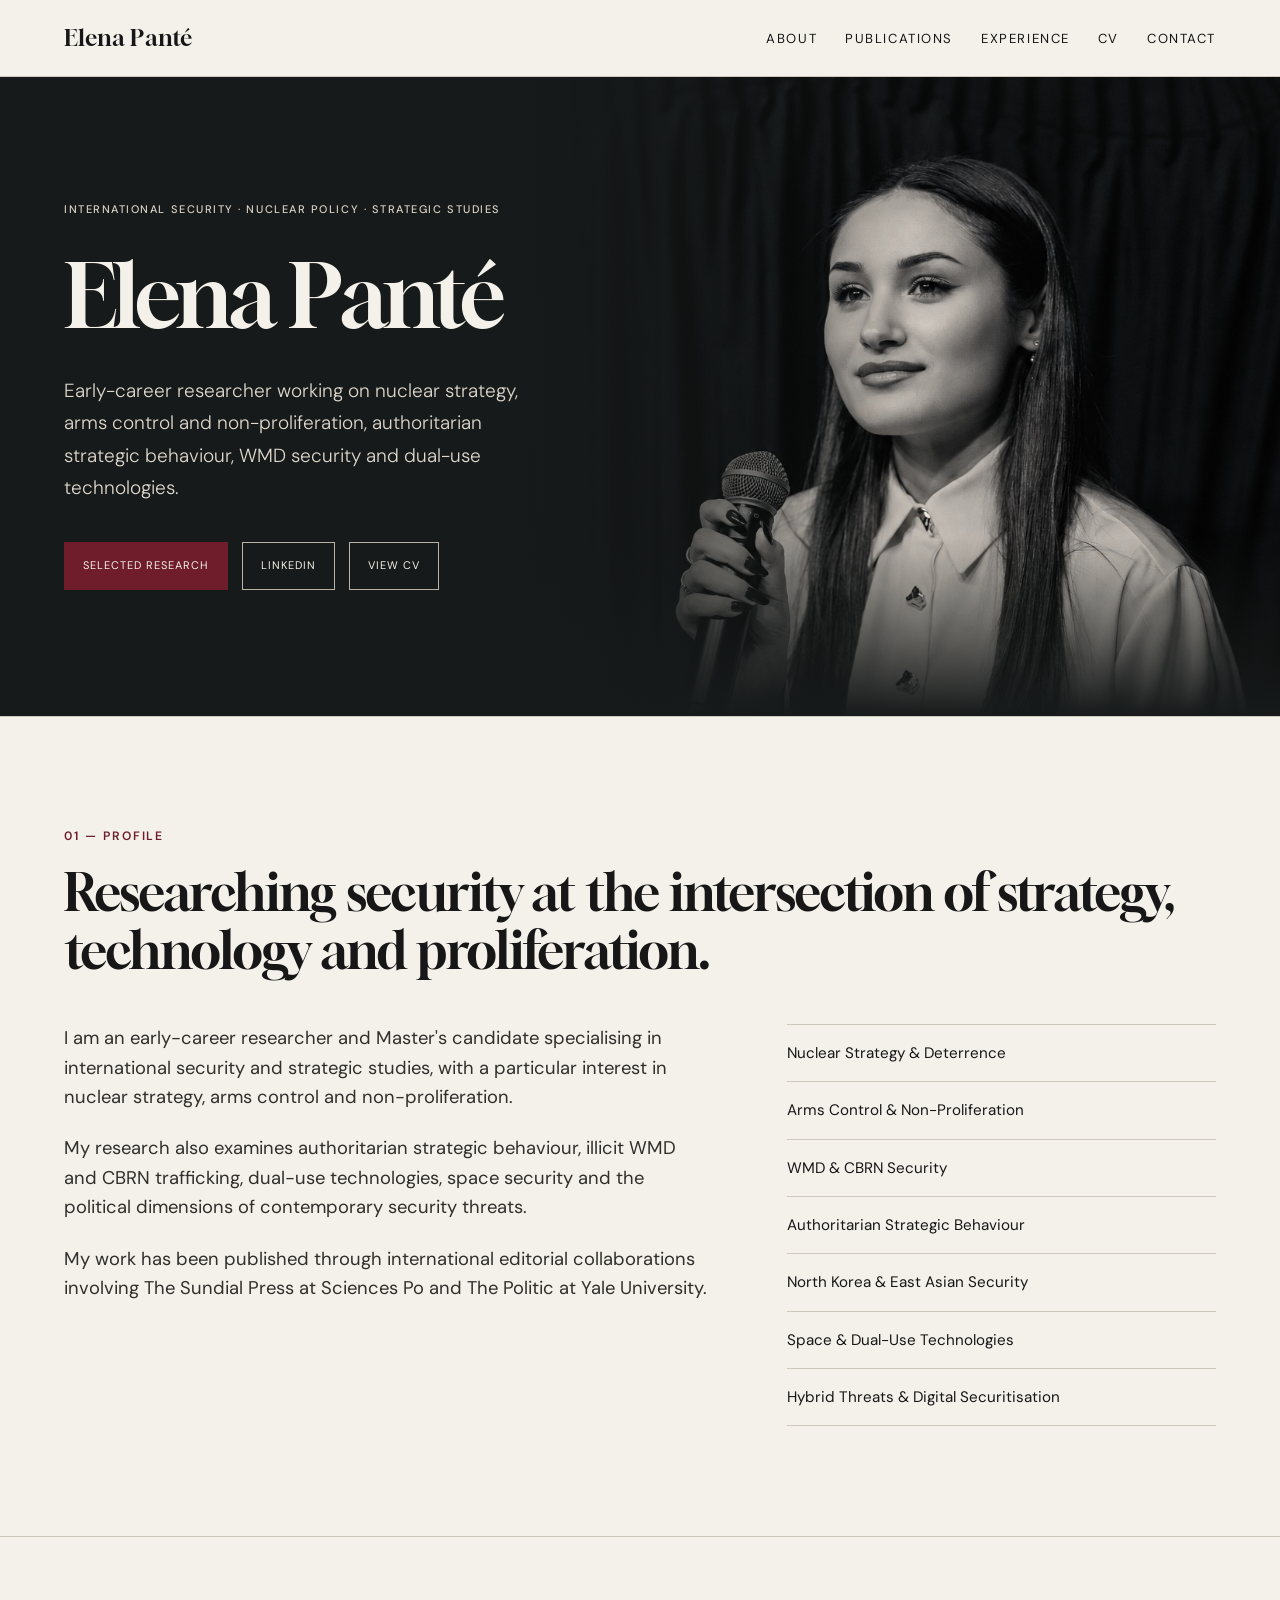
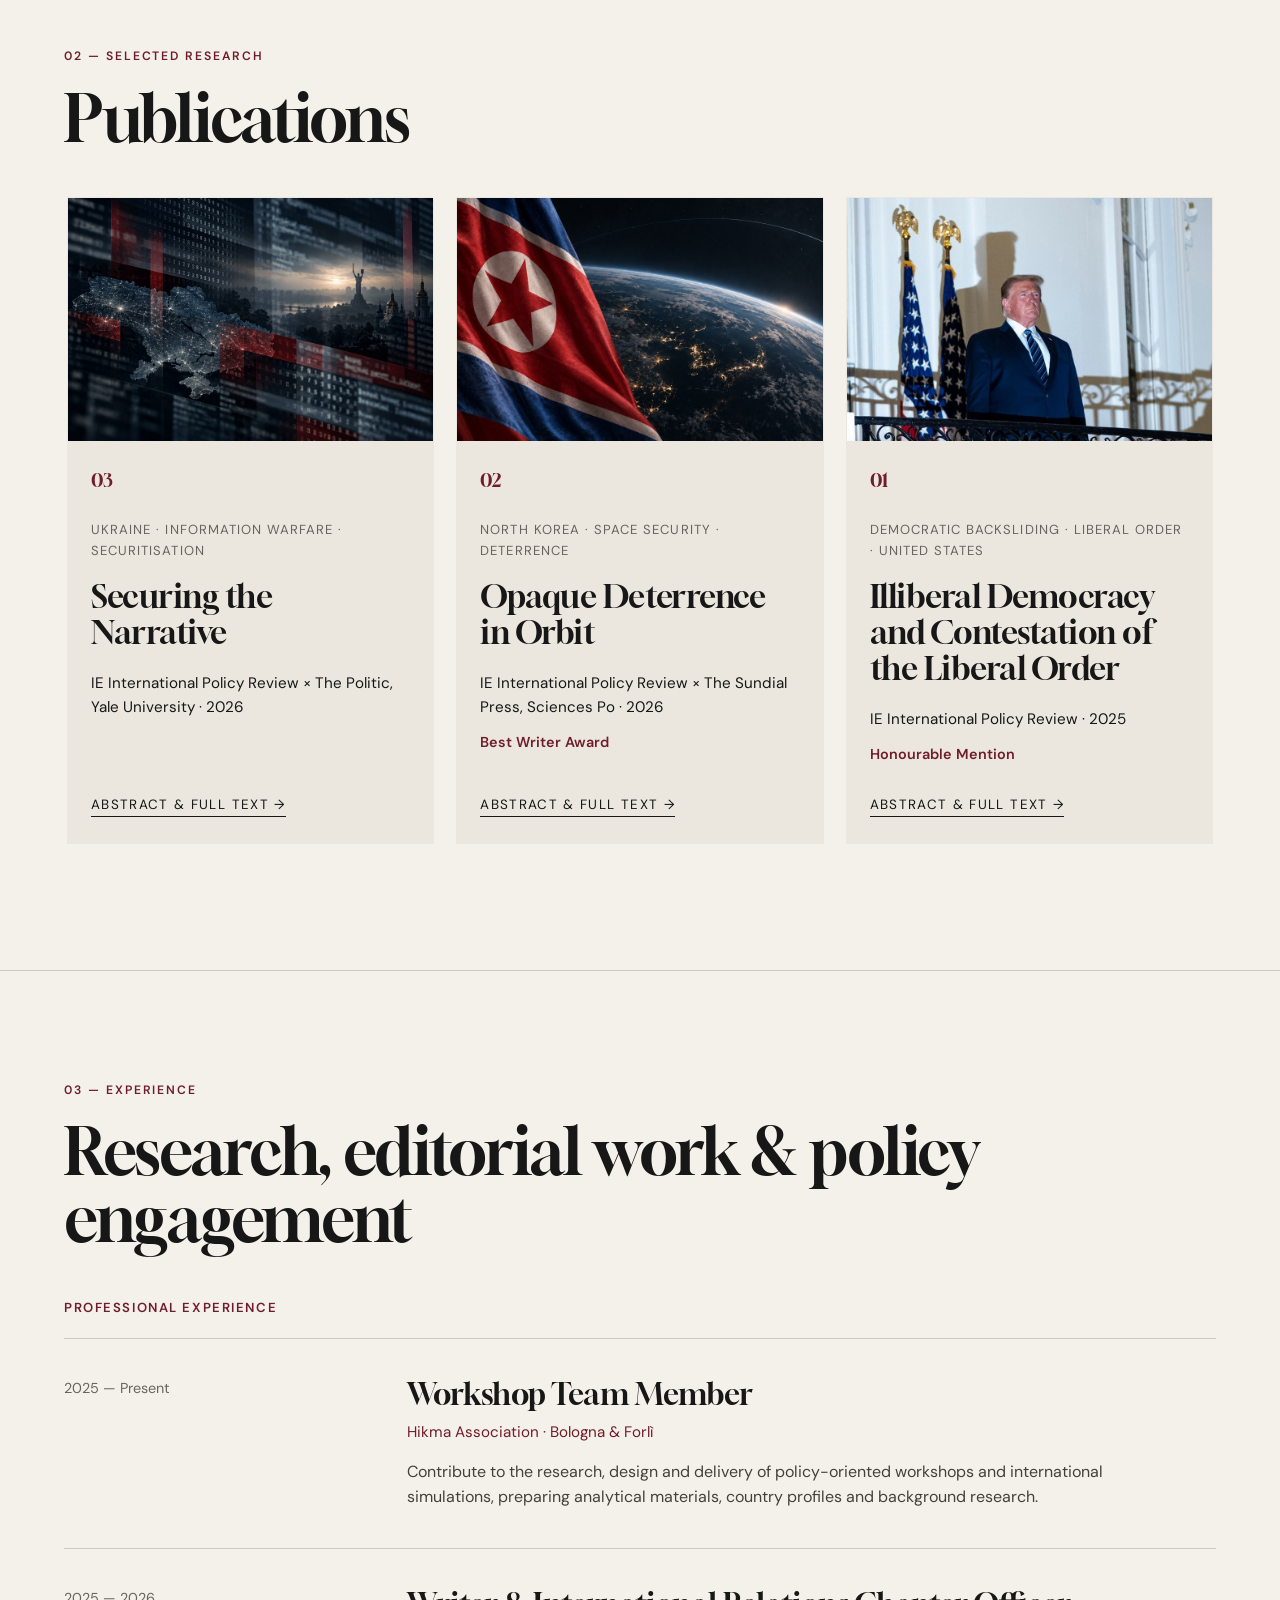
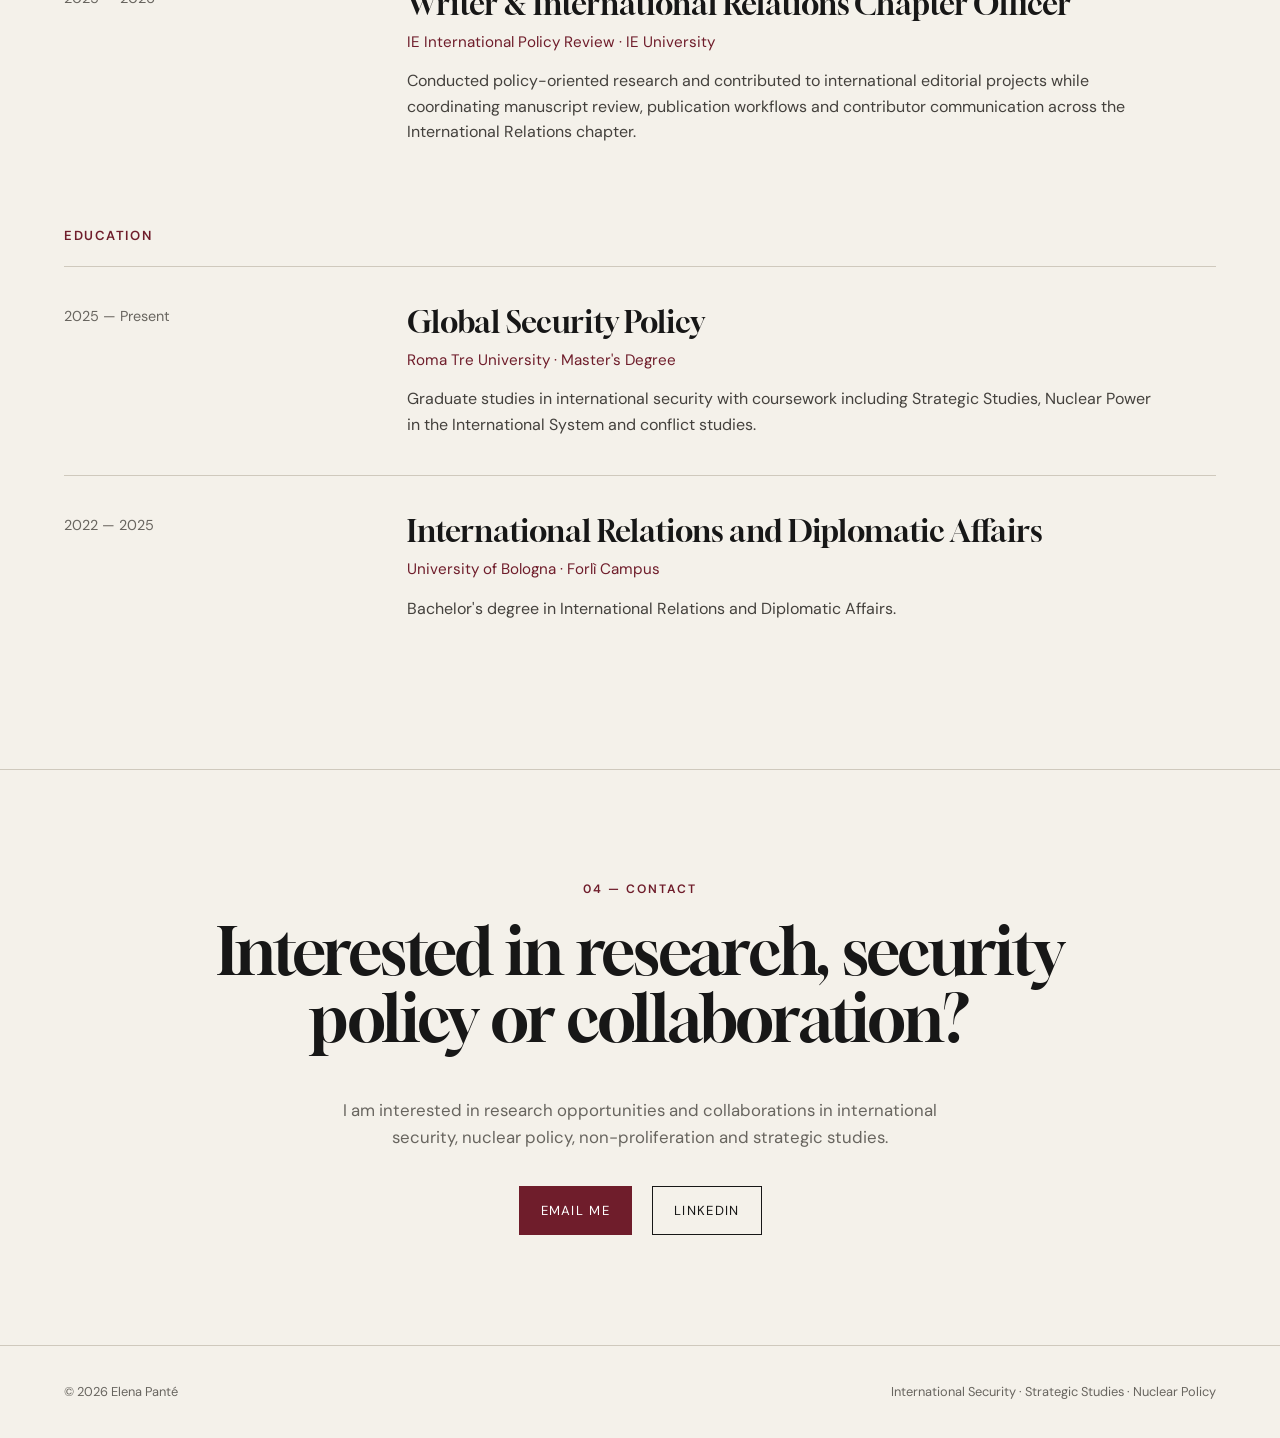
<file: index.html>
<!DOCTYPE html>
<html lang="en">
<head>
  <meta charset="UTF-8">
  <meta name="viewport" content="width=device-width, initial-scale=1.0">

  <title>Elena Panté | International Security Researcher</title>

  <meta name="description" content="Research and publications on international security, nuclear strategy, non-proliferation and authoritarian politics.">

  <link rel="preconnect" href="https://fonts.googleapis.com">
  <link rel="preconnect" href="https://fonts.gstatic.com" crossorigin>
  <link
    href="https://fonts.googleapis.com/css2?family=DM+Sans:wght@300;400;500;600&family=Gloock&display=swap"
    rel="stylesheet"
  >

  <style>
    :root {
      --background: #f4f1ea;
      --surface: #ebe7de;
      --text: #171717;
      --muted: #68655f;
      --accent: #6f1d2b;
      --line: #cfc9bd;
      --white: #ffffff;
      --max-width: 1180px;
    }

    * {
      margin: 0;
      padding: 0;
      box-sizing: border-box;
    }

    html {
      scroll-behavior: smooth;
    }

    body {
      background: var(--background);
      color: var(--text);
      font-family: "DM Sans", sans-serif;
      line-height: 1.6;
    }

    a {
      color: inherit;
      text-decoration: none;
    }

    img {
      max-width: 100%;
      display: block;
    }

    .container {
      width: min(90%, var(--max-width));
      margin: 0 auto;
    }

    /* NAVIGATION */

    header {
      position: sticky;
      top: 0;
      z-index: 100;
      background: rgba(244, 241, 234, 0.94);
      backdrop-filter: blur(12px);
      border-bottom: 1px solid var(--line);
    }

    nav {
      min-height: 76px;
      display: flex;
      justify-content: space-between;
      align-items: center;
      gap: 30px;
    }

    .logo {
      font-family: "Gloock", serif;
      font-size: 1.45rem;
      font-weight: 400;
      letter-spacing: 0.01em;
      white-space: nowrap;
      text-transform: none;
    }

    .nav-links {
      display: flex;
      list-style: none;
      gap: 28px;
      font-size: 0.82rem;
      text-transform: uppercase;
      letter-spacing: 0.12em;
    }

    .nav-links a {
      position: relative;
    }

    .nav-links a::after {
      content: "";
      position: absolute;
      left: 0;
      bottom: -5px;
      width: 0;
      height: 1px;
      background: var(--accent);
      transition: width 0.25s ease;
    }

    .nav-links a:hover::after {
      width: 100%;
    }

    .nav-toggle {display:none;}
    .nav-toggle:focus-visible, .nav-links a:focus-visible {outline:2px solid var(--accent);outline-offset:4px;}
    html {scroll-padding-top:90px;}
    @media (prefers-reduced-motion: reduce) {html {scroll-behavior:auto;}}

    /* HERO */

#home {--ep-dark:#171a1a;--ep-ivory:#f4f1ea;--ep-wine:#6f1d2b;--ep-fade:42%;padding:0;container-type:inline-size;background:var(--ep-dark);color:var(--ep-ivory);min-height:640px;position:relative;isolation:isolate;display:flex;align-items:center;overflow:hidden}
#home .ed-photo{position:absolute;right:-2%;top:0;width:62%;height:100%;z-index:0;mask-image:linear-gradient(90deg,transparent 0%,#000 32%);-webkit-mask-image:linear-gradient(90deg,transparent 0%,#000 32%)}
#home .ed-photo img{display:block;width:100%;height:100%;object-fit:cover;object-position:50% 24%}
#home .ed-wash{position:absolute;inset:0;z-index:1;background:linear-gradient(90deg,var(--ep-dark) 17%,color-mix(in srgb,var(--ep-dark) 97%,transparent) 35%,color-mix(in srgb,var(--ep-dark) 75%,transparent) var(--ep-fade),transparent 72%),linear-gradient(0deg,var(--ep-dark) 0%,transparent 28%),linear-gradient(180deg,color-mix(in srgb,var(--ep-dark) 25%,transparent),transparent 20%);pointer-events:none}
#home .ed-copy{position:relative;z-index:2;width:65%;padding:92px 5% 96px}
#home .ed-eyebrow{color:#d8d1c6;text-transform:uppercase;letter-spacing:.14em;font-size:11px;font-weight:500;line-height:1.9;margin:0 0 28px;max-width:460px}
#home h1{font:400 clamp(48px,7.9cqw,88px)/1.08 'Gloock',Georgia,serif;letter-spacing:-.035em;color:var(--ep-ivory);margin:0 0 32px;white-space:nowrap}
#home .ed-description{font-size:19px;line-height:1.7;font-weight:300;color:#ded8ce;max-width:490px;margin:0 0 38px}
#home .ed-actions{display:flex;gap:14px;flex-wrap:wrap}
#home .ed-button{display:inline-flex;align-items:center;justify-content:center;padding:14px 18px;border:1px solid #b9b2a7;background:transparent;color:var(--ep-ivory);font-size:11px;letter-spacing:.09em;text-transform:uppercase;text-decoration:none;min-height:45px}
#home .ed-button:hover{background:var(--ep-ivory);color:var(--ep-dark)}
#home .ed-button.primary{background:var(--ep-wine);border-color:var(--ep-wine);color:var(--ep-ivory)}
#home .ed-button.primary:hover{background:#842739;border-color:#842739}
    @media (max-width: 820px) {
      #home {display:flex;flex-direction:column;align-items:stretch;min-height:0;}
      #home .ed-copy {width:100%;padding:36px 7% 18px;}
      #home h1 {font-size:clamp(40px,10.5vw,67px);margin-bottom:20px;}
      #home .ed-eyebrow {margin-bottom:18px;}
      #home .ed-description {font-size:17px;line-height:1.6;max-width:100%;margin-bottom:24px;}
      #home .ed-photo {position:relative;order:2;width:100%;right:auto;top:auto;height:clamp(260px,72vw,340px);mask-image:linear-gradient(0deg,transparent 0%,#000 28%,#000 78%,transparent 100%);-webkit-mask-image:linear-gradient(0deg,transparent 0%,#000 28%,#000 78%,transparent 100%);}
      #home .ed-photo img {object-position:50% 23%;}
      #home .ed-wash {display:none;}
      #home .ed-actions {gap:10px;}
      #home .ed-button {font-size:11px;padding:13px 14px;}
    }


    .button {
      display: inline-block;
      padding: 13px 21px;
      border: 1px solid var(--text);
      font-size: 0.82rem;
      text-transform: uppercase;
      letter-spacing: 0.1em;
      transition: 0.25s ease;
    }

    .button:hover {
      background: var(--text);
      color: var(--background);
    }

    .button-accent {
      background: var(--accent);
      border-color: var(--accent);
      color: white;
    }

    .button-accent:hover {
      background: #531520;
      border-color: #531520;
    }


    /* GENERAL SECTIONS */

    section {
      padding: 110px 0;
      border-bottom: 1px solid var(--line);
    }

    .section-label {
      color: var(--accent);
      text-transform: uppercase;
      letter-spacing: 0.16em;
      font-size: 0.76rem;
      font-weight: 600;
      margin-bottom: 18px;
    }

    h2 {
      font-family: "Gloock", serif;
      font-weight: 400;
      font-size: clamp(2.4rem, 5vw, 4.3rem);
      line-height: 1.05;
      letter-spacing: -0.02em;
      margin-bottom: 45px;
    }

    #about h2 {
      font-size: clamp(2rem, 4vw, 3.5rem);
      line-height: 1.12;
    }

    /* ABOUT */

    .about-grid {
      display: grid;
      grid-template-columns: 1.2fr 0.8fr;
      gap: 80px;
      align-items: start;
    }

    .about-text {
      font-size: 1.15rem;
      color: #302f2c;
    }

    .about-text p + p {
      margin-top: 22px;
    }

    .research-list {
      border-top: 1px solid var(--line);
    }

    .research-item {
      padding: 16px 0;
      border-bottom: 1px solid var(--line);
      font-size: 0.95rem;
    }

    /* PUBLICATIONS */

    .publications-grid {
      display: grid;
      grid-auto-flow: column;
      grid-auto-columns: calc((100% - 44px) / 3);
      gap: 22px;
      overflow-x: auto;
      scroll-snap-type: x mandatory;
      overscroll-behavior-x: contain;
      padding: 6px 3px 16px;
      scrollbar-width: thin;
      scrollbar-color: var(--line) transparent;
    }

    .publication-card {
      min-width: 0;
      scroll-snap-align: start;
      position: relative;
      background: var(--surface);
      padding: 0;
      min-height: 0;
      display: flex;
      flex-direction: column;
      justify-content: space-between;
      border: 1px solid transparent;
      transition: all 0.28s ease;
    }

    .publications-heading {
      display: flex;
      align-items: center;
      justify-content: space-between;
      gap: 24px;
      margin-bottom: 39px;
    }

    .publications-heading h2 { margin-bottom: 0; }
    .publication-controls { display: flex; gap: 10px; }
    .publication-controls[hidden] { display: none; }
    .publication-scroll {
      width: 44px;
      height: 44px;
      border: 1px solid var(--line);
      background: transparent;
      color: var(--text);
      font-size: 1.3rem;
      cursor: pointer;
    }
    .publication-scroll:disabled { opacity: 0.35; cursor: default; }
    .publication-scroll:focus-visible, .publications-grid:focus-visible {
      outline: 2px solid var(--accent);
      outline-offset: 2px;
    }

    .publication-cover {
      display: block;
      width: 100%;
      height: auto;
      flex-shrink: 0;
      aspect-ratio: 3 / 2;
      object-fit: cover;
      object-position: center;
    }

    .publication-body {
      padding: 24px 23px 26px;
      display: flex;
      flex-direction: column;
      justify-content: space-between;
      flex: 1;
    }

    .publication-card:hover {
      border-color: var(--accent);
      transform: translateY(-5px);
    }

    .pub-number {
      font-family: "Gloock", serif;
      font-size: 1.2rem;
      color: var(--accent);
      margin-bottom: 23px;
    }

    .publication-card h3 {
      font-family: "Gloock", serif;
      font-weight: 400;
      font-size: 2rem;
      line-height: 1.12;
      letter-spacing: -0.015em;
      margin-bottom: 20px;
    }

    .pub-tags {
      color: var(--muted);
      font-size: 0.82rem;
      text-transform: uppercase;
      letter-spacing: 0.08em;
      margin-bottom: 18px;
    }

    .pub-outlet {
      font-size: 0.95rem;
      margin-bottom: 12px;
    }

    .award {
      color: var(--accent);
      font-size: 0.9rem;
      font-weight: 600;
    }

    .read-link::after {
      content: "";
      position: absolute;
      inset: 0;
    }

    .publication-card:focus-within {
      outline: 2px solid var(--accent);
      outline-offset: 4px;
    }

    .read-link {
      margin-top: 28px;
      font-size: 0.84rem;
      text-transform: uppercase;
      letter-spacing: 0.1em;
      border-bottom: 1px solid var(--text);
      width: fit-content;
    }

    /* EXPERIENCE */
    .experience-group + .experience-group { margin-top: 42px; }
    .experience-subheading {
      color: var(--accent);
      font-family: "DM Sans", sans-serif;
      font-size: 0.82rem;
      font-weight: 600;
      letter-spacing: 0.12em;
      text-transform: uppercase;
      margin: 0 0 20px;
    }

    .experience-item {
      display: grid;
      grid-template-columns: 0.35fr 1fr;
      gap: 60px;
      padding: 38px 0;
      border-top: 1px solid var(--line);
    }

    .experience-date {
      color: var(--muted);
      font-size: 0.9rem;
    }

    .experience-item h4 {
      font-family: "Gloock", serif;
      font-size: 1.9rem;
      font-weight: 400;
      line-height: 1.15;
      margin-bottom: 8px;
    }

    .experience-org {
      color: var(--accent);
      margin-bottom: 14px;
      font-size: 0.95rem;
    }

    .experience-description {
      color: #44413d;
      max-width: 750px;
    }

    /* CONTACT */

    .contact {
      text-align: center;
    }

    .contact h2 {
      max-width: 850px;
      margin-left: auto;
      margin-right: auto;
    }

    .contact p {
      max-width: 650px;
      margin: 0 auto 35px;
      color: var(--muted);
      font-size: 1.05rem;
    }

    .contact-links {
      display: flex;
      justify-content: center;
      gap: 20px;
      flex-wrap: wrap;
    }

    /* FOOTER */

    footer {
      padding: 36px 0;
      font-size: 0.8rem;
      color: var(--muted);
    }

    .footer-inner {
      display: flex;
      justify-content: space-between;
      gap: 20px;
      flex-wrap: wrap;
    }

    /* MOBILE */

    @media (max-width: 820px) {
      nav {
        min-height: 65px;
      }

      nav {position:relative;flex-wrap:wrap;gap:0;}
      html {scroll-padding-top:80px;}
      .nav-links {width:100%;flex-direction:column;gap:0;padding:8px 0 16px;}
      .nav-links a {display:block;padding:12px 4px;}
      .nav-links a::after {display:none;}
      nav.nav-ready .nav-toggle {display:inline-flex;align-items:center;gap:10px;min-height:44px;padding:8px 12px;border:1px solid var(--line);background:transparent;color:var(--accent);font:500 12px "DM Sans",sans-serif;letter-spacing:.08em;cursor:pointer;}
      nav.nav-ready .nav-links {display:none;position:absolute;left:-5.56%;top:100%;width:111.12%;padding:8px 5.56% 16px;background:var(--background);border-bottom:1px solid var(--line);max-height:calc(100dvh - 65px);overflow-y:auto;}
      nav.nav-ready .nav-toggle[aria-expanded="true"] + .nav-links {display:flex;}


      .hero {
        min-height: auto;
      }

      h1 {
        font-size: clamp(1.8rem, 10.5vw, 5.6rem);
      }

      section {
        padding: 80px 0;
      }

      .about-grid,
      .experience-item {
        grid-template-columns: 1fr;
      }

      .about-grid {
        gap: 50px;
      }

      .publications-grid {
        grid-auto-columns: 86%;
        gap: 18px;
      }

      .publication-card {
      position: relative;
        min-height: 390px;
      }

      .experience-item {
        gap: 14px;
      }

      .footer-inner {
        flex-direction: column;
      }
    }
  </style>

<link rel="canonical" href="https://elenapante.github.io/">
<meta property="og:type" content="website">
<meta property="og:site_name" content="Elena Panté">
<meta property="og:locale" content="en_GB">
<meta property="og:title" content="Elena Panté | International Security Researcher">
<meta property="og:description" content="Research and publications on international security, nuclear strategy, non-proliferation and authoritarian politics.">
<meta property="og:url" content="https://elenapante.github.io/">
<meta property="og:image" content="https://elenapante.github.io/assets/elena-pante-social-bordeaux-v3.jpg">
<meta property="og:image:type" content="image/jpeg">
<meta property="og:image:width" content="900">
<meta property="og:image:height" content="600">
<meta property="og:image:alt" content="Elena Panté in ivory lettering above her research areas, with subtle detailed cartography on a dark burgundy background.">
<meta name="twitter:card" content="summary_large_image">
<meta name="twitter:title" content="Elena Panté | International Security Researcher">
<meta name="twitter:description" content="Research and publications on international security, nuclear strategy, non-proliferation and authoritarian politics.">
<meta name="twitter:image" content="https://elenapante.github.io/assets/elena-pante-social-bordeaux-v3.jpg">
<meta name="twitter:image:alt" content="Elena Panté in ivory lettering above her research areas, with subtle detailed cartography on a dark burgundy background.">

<link rel="icon" href="/favicon-ep.ico" sizes="16x16 32x32 48x48">
<link rel="icon" type="image/svg+xml" href="/favicon-ep.svg" sizes="any">
<link rel="apple-touch-icon" sizes="180x180" href="/apple-touch-icon-ep.png">
<meta name="google-site-verification" content="vIGEdi7w6EfsahG5fVPEUk2eaL1c3ijiZq3e2xtj7Ak" />
</head>

<body>

  <!-- NAVIGATION -->

  <header>
    <div class="container">
      <nav>
        <a href="#home" class="logo">Elena Panté</a>

        <button class="nav-toggle" type="button" aria-expanded="false" aria-controls="primary-navigation">Menu <span aria-hidden="true">☰</span></button>
        <ul class="nav-links" id="primary-navigation">
          <li><a href="#about">About</a></li>
          <li><a href="#publications">Publications</a></li>
          <li><a href="#experience">Experience</a></li>
          <li><a href="/Elena_Pante_CV.pdf" target="_blank" rel="noopener noreferrer">CV</a></li>
          <li><a href="#contact">Contact</a></li>
        </ul>
      </nav>
    </div>
  </header>

  <main>

    <!-- HERO -->

    <section class="hero" id="home" aria-label="Introduction">
<div class="ed-photo"><img src="/assets/elena-pante-portrait.jpg" alt="Elena Panté holding a microphone at an event" fetchpriority="high" decoding="async" width="1024" height="1536"></div><div class="ed-wash"></div>
<div class="ed-copy"><p class="ed-eyebrow">International Security · Nuclear Policy · Strategic Studies</p><h1>Elena Panté</h1><p class="ed-description">Early-career researcher working on nuclear strategy, arms control and non-proliferation, authoritarian strategic behaviour, WMD security and dual-use technologies.</p><div class="ed-actions"><a class="ed-button primary" href="#publications">Selected Research</a><a class="ed-button" href="https://it.linkedin.com/in/elena-pant%C3%A9-781263201" target="_blank" rel="noopener noreferrer">LinkedIn</a><a class="ed-button" href="/Elena_Pante_CV.pdf" target="_blank" rel="noopener noreferrer">View CV</a></div></div>
</section>


    <!-- ABOUT -->

    <section id="about">
      <div class="container">

        <div class="section-label">01 — Profile</div>

        <h2>
          Researching security at the intersection of
          strategy, technology and proliferation.
        </h2>

        <div class="about-grid">

          <div class="about-text">
            <p>
              I am an early-career researcher and Master's candidate
              specialising in international security and strategic studies,
              with a particular interest in nuclear strategy, arms control
              and non-proliferation.
            </p>

            <p>
              My research also examines authoritarian strategic behaviour,
              illicit WMD and CBRN trafficking, dual-use technologies,
              space security and the political dimensions of contemporary
              security threats.
            </p>

            <p>
              My work has been published through international editorial
              collaborations involving The Sundial Press at Sciences Po
              and The Politic at Yale University.
            </p>
          </div>

          <div id="research">
            <div class="research-list">

              <div class="research-item">
                Nuclear Strategy &amp; Deterrence
              </div>

              <div class="research-item">
                Arms Control &amp; Non-Proliferation
              </div>

              <div class="research-item">
                WMD &amp; CBRN Security
              </div>

              <div class="research-item">
                Authoritarian Strategic Behaviour
              </div>

              <div class="research-item">
                North Korea &amp; East Asian Security
              </div>

              <div class="research-item">
                Space &amp; Dual-Use Technologies
              </div>

              <div class="research-item">
                Hybrid Threats &amp; Digital Securitisation
              </div>

            </div>
          </div>

        </div>
      </div>
    </section>

    <!-- PUBLICATIONS -->

    <section id="publications">
      <div class="container">

        <div class="section-label">02 — Selected Research</div>
        <div class="publications-heading">
          <h2>Publications</h2>
          <div class="publication-controls" hidden>
            <button type="button" class="publication-scroll" data-direction="-1" aria-label="Show newer publications" aria-controls="publication-list">←</button>
            <button type="button" class="publication-scroll" data-direction="1" aria-label="Show older publications" aria-controls="publication-list">→</button>
          </div>
        </div>

        <div class="publications-grid" id="publication-list" role="region" aria-label="Publications, newest first">

          <!-- Publication 03: stable chronological number -->

          <article class="publication-card">
            <img
              src="/assets/securing-narrative-cover.jpg"
              alt="Conceptual illustration of digital codes and Ukraine with burgundy overlays"
              class="publication-cover"
              width="900"
              height="600"
              loading="lazy"
              decoding="async"
            >
            <div class="publication-body">
            <div>
              <div class="pub-number">03</div>

              <div class="pub-tags">
                Ukraine · Information Warfare · Securitisation
              </div>

              <h3>Securing the Narrative</h3>

              <p class="pub-outlet">
                IE International Policy Review × The Politic,
                Yale University · 2026
              </p>
            </div>

            <a
              href="research/securing-the-narrative/"
              class="read-link"
            >
              Abstract &amp; full text →
            </a>
          
            </div>
          </article>

          <!-- Publication 02: stable chronological number -->

          <article class="publication-card">
            <img
              src="/assets/opaque-deterrence-cover.jpg"
              alt="Conceptual illustration of the North Korean flag above Earth with an orbital arc"
              class="publication-cover"
              width="900"
              height="600"
              loading="lazy"
              decoding="async"
            >
            <div class="publication-body">
            <div>
              <div class="pub-number">02</div>

              <div class="pub-tags">
                North Korea · Space Security · Deterrence
              </div>

              <h3>Opaque Deterrence in Orbit</h3>

              <p class="pub-outlet">
                IE International Policy Review × The Sundial Press,
                Sciences Po · 2026
              </p>

              <p class="award">Best Writer Award</p>
            </div>

            <a
              href="research/opaque-deterrence-in-orbit/"
              class="read-link"
            >
              Abstract &amp; full text →
            </a>
          
            </div>
          </article>

          <!-- Publication 01: stable chronological number -->

          <article class="publication-card">
            <img
              src="/assets/illiberal-democracy-cover.jpg"
              alt="Donald Trump on a balcony with his shadow on the wall"
              class="publication-cover"
              width="900"
              height="600"
              loading="lazy"
              decoding="async"
            >
            <div class="publication-body">
            <div>
              <div class="pub-number">01</div>

              <div class="pub-tags">
                Democratic Backsliding · Liberal Order · United States
              </div>

              <h3>
                Illiberal Democracy and Contestation of the Liberal Order
              </h3>

              <p class="pub-outlet">
                IE International Policy Review · 2025
              </p>

              <p class="award">Honourable Mention</p>
            </div>

            <a
              href="research/illiberal-democracy/"
              class="read-link"
            >
              Abstract &amp; full text →
            </a>
          
            </div>
          </article>

        </div>
      </div>
    </section>

    <!-- EXPERIENCE -->

    <section id="experience">
      <div class="container">

        <div class="section-label">03 — Experience</div>

        <h2>
          Research, editorial work &amp; policy engagement
        </h2>

        <div class="experience-group" role="group" aria-labelledby="professional-experience">
          <h3 class="experience-subheading" id="professional-experience">Professional Experience</h3>
<div class="experience-item">
          <div class="experience-date">2025 — Present</div>

          <div>
            <h4>Workshop Team Member</h4>

            <div class="experience-org">
              Hikma Association · Bologna &amp; Forlì
            </div>

            <p class="experience-description">
              Contribute to the research, design and delivery of
              policy-oriented workshops and international simulations,
              preparing analytical materials, country profiles and
              background research.
            </p>
          </div>
        </div>

<div class="experience-item">
          <div class="experience-date">2025 — 2026</div>

          <div>
            <h4>
              Writer &amp; International Relations Chapter Officer
            </h4>

            <div class="experience-org">
              IE International Policy Review · IE University
            </div>

            <p class="experience-description">
              Conducted policy-oriented research and contributed to
              international editorial projects while coordinating
              manuscript review, publication workflows and contributor
              communication across the International Relations chapter.
            </p>
          </div>
        </div>
        </div>
        <div class="experience-group" role="group" aria-labelledby="education">
          <h3 class="experience-subheading" id="education">Education</h3>
<div class="experience-item">
          <div class="experience-date">2025 — Present</div>

          <div>
            <h4>Global Security Policy</h4>

            <div class="experience-org">
              Roma Tre University · Master's Degree
            </div>

            <p class="experience-description">
              Graduate studies in international security with coursework
              including Strategic Studies, Nuclear Power in the
              International System and conflict studies.
            </p>
          </div>
        </div>

<div class="experience-item">
          <div class="experience-date">2022 — 2025</div>

          <div>
            <h4>International Relations and Diplomatic Affairs</h4>

            <div class="experience-org">
              University of Bologna · Forlì Campus
            </div>

            <p class="experience-description">
              Bachelor's degree in International Relations and
              Diplomatic Affairs.
            </p>
          </div>
        </div>
        </div>
      </div>
    </section>

    <!-- CONTACT -->

    <section id="contact" class="contact">
      <div class="container">

        <div class="section-label">04 — Contact</div>

        <h2>
          Interested in research, security
          policy or collaboration?
        </h2>

        <p>
          I am interested in research opportunities and collaborations
          in international security, nuclear policy, non-proliferation
          and strategic studies.
        </p>

        <div class="contact-links">
          <a
            href="mailto:elenapante@outlook.it"
            class="button button-accent"
          >
            Email me
          </a>

          <a
            href="https://it.linkedin.com/in/elena-pant%C3%A9-781263201"
            target="_blank"
            rel="noopener noreferrer"
            class="button"
          >
            LinkedIn
          </a>
        </div>

      </div>
    </section>

  </main>

  <!-- FOOTER -->

  <footer>
    <div class="container footer-inner">
      <div>© 2026 Elena Panté</div>

      <div>
        International Security · Strategic Studies · Nuclear Policy
      </div>
    </div>
  </footer>


  <script>
    (() => {
      const toggle = document.querySelector(".nav-toggle");
      const nav = toggle.closest("nav");
      const links = document.getElementById("primary-navigation");
      const mobile = window.matchMedia("(max-width: 820px)");
      function close() {toggle.setAttribute("aria-expanded", "false");}
      nav.classList.add("nav-ready");
      toggle.addEventListener("click", () => toggle.setAttribute("aria-expanded", String(toggle.getAttribute("aria-expanded") !== "true")));
      links.addEventListener("click", event => {if (event.target.closest("a")) close();});
      document.addEventListener("click", event => {if (!nav.contains(event.target)) close();});
      nav.addEventListener("keydown", event => {
        if (event.key === "Escape" && toggle.getAttribute("aria-expanded") === "true") {close();toggle.focus();}
      });
      nav.addEventListener("focusout", event => {if (!nav.contains(event.relatedTarget)) close();});
      mobile.addEventListener("change", close);
    })();
    (() => {
      const rail = document.getElementById("publication-list");
      const controls = document.querySelector(".publication-controls");
      const buttons = Array.from(controls.querySelectorAll("button"));
      const reducedMotion = window.matchMedia("(prefers-reduced-motion: reduce)");
      function update() {
        const max = rail.scrollWidth - rail.clientWidth;
        const overflowing = max > 2;
        controls.hidden = !overflowing;
        if (overflowing) rail.setAttribute("tabindex", "0");
        else rail.removeAttribute("tabindex");
        buttons[0].disabled = rail.scrollLeft <= 2;
        buttons[1].disabled = rail.scrollLeft >= max - 2;
      }
      function move(direction) {
        const card = rail.querySelector(".publication-card");
        const gap = parseFloat(getComputedStyle(rail).columnGap) || 0;
        rail.scrollBy({left: direction * (card.getBoundingClientRect().width + gap), behavior: reducedMotion.matches ? "auto" : "smooth"});
      }
      buttons.forEach(button => button.addEventListener("click", () => move(Number(button.dataset.direction))));
      rail.addEventListener("scroll", update, {passive: true});
      rail.addEventListener("keydown", event => {
        if (event.target !== rail) return;
        if (event.key === "ArrowLeft" || event.key === "ArrowRight") {
          event.preventDefault();
          move(event.key === "ArrowRight" ? 1 : -1);
        }
      });
      new ResizeObserver(update).observe(rail);
      update();
    })();
  </script>

</body>
</html>
</file>
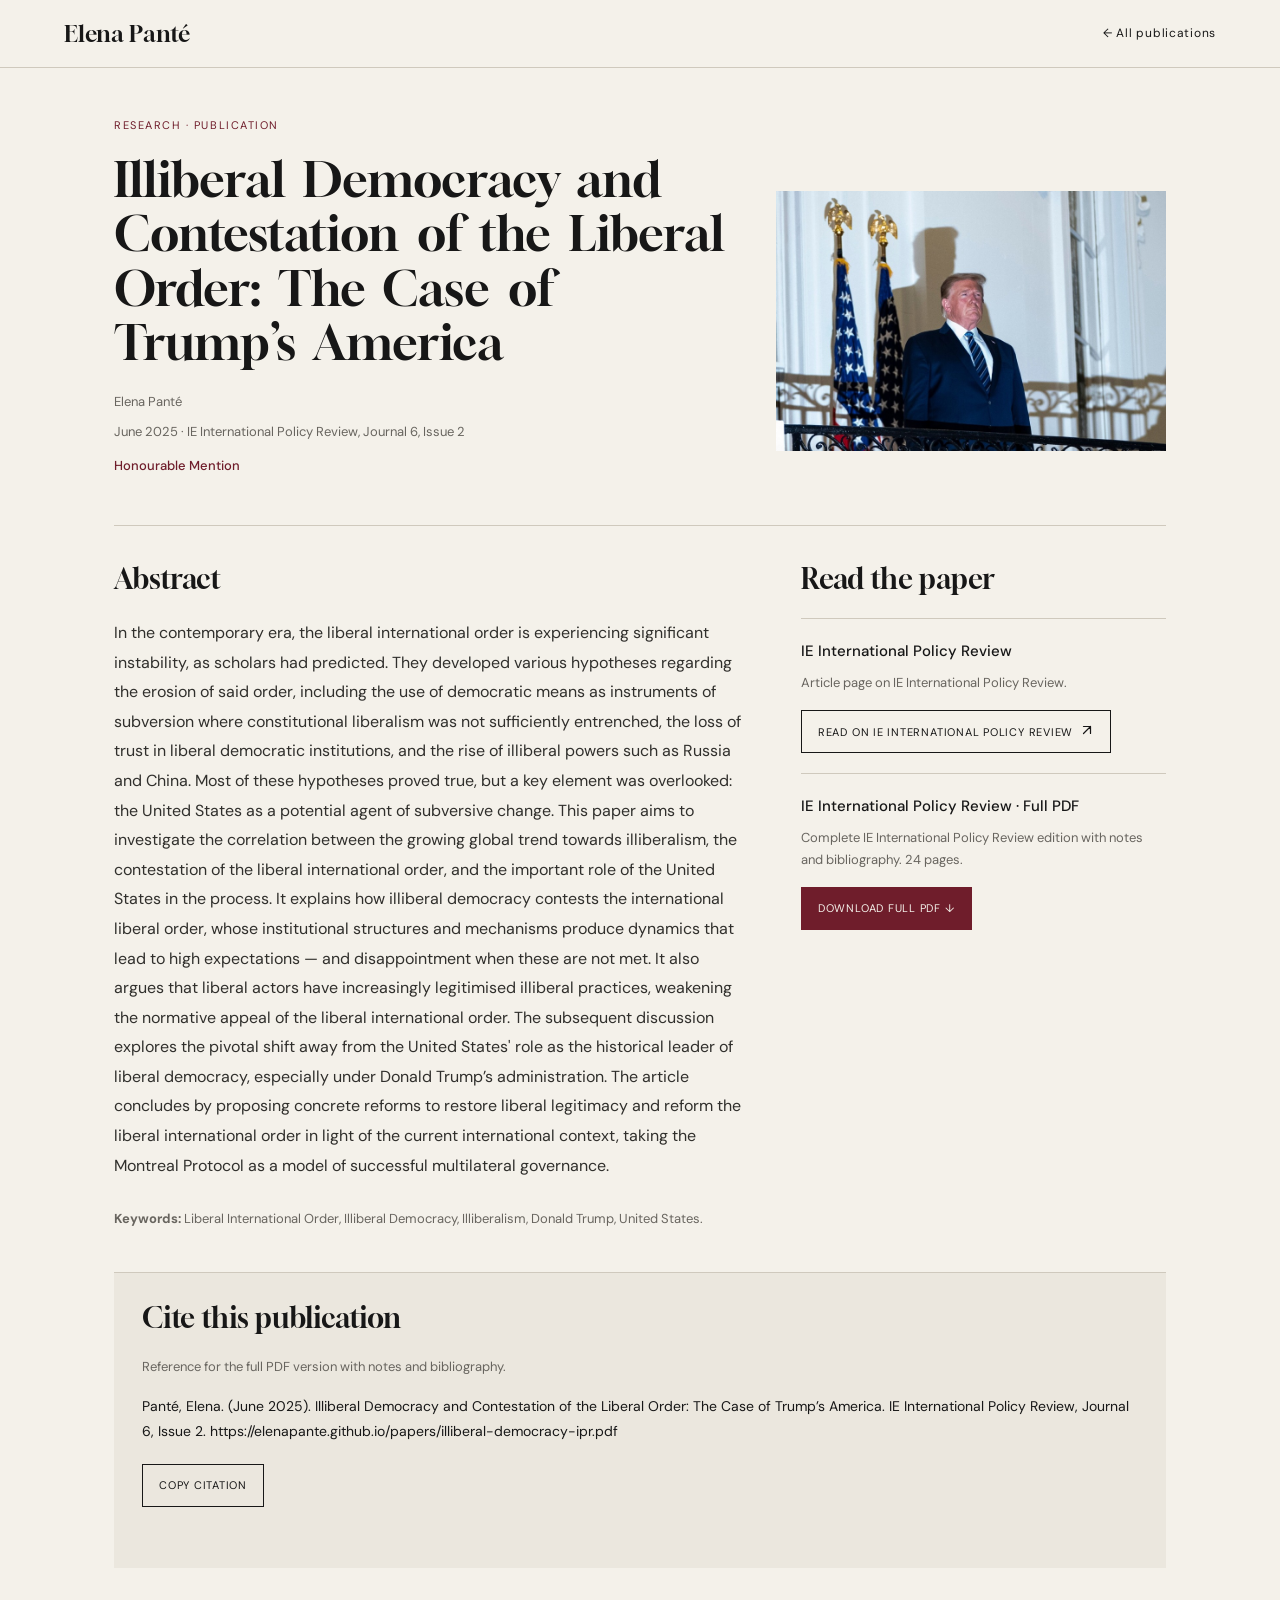
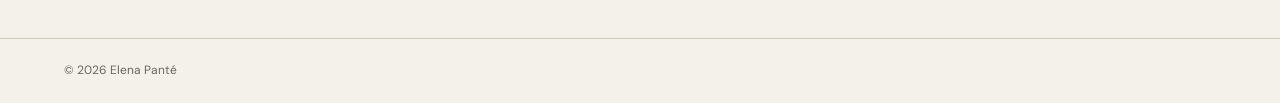
<file: research/illiberal-democracy/index.html>
<!doctype html><html lang="en"><head><meta charset="utf-8"><meta name="viewport" content="width=device-width,initial-scale=1"><title>Illiberal Democracy | Elena Panté</title><meta name="description" content="Illiberal democracy, the United States and contestation of the liberal international order. Read the abstract and full paper by Elena Panté."><link href="https://fonts.googleapis.com/css2?family=DM+Sans:wght@300;400;500;600&family=Gloock&display=swap" rel="stylesheet"><link rel="stylesheet" href="/research.css?v=3"><style>body{margin:0}</style>
<link rel="canonical" href="https://elenapante.github.io/research/illiberal-democracy/">
<meta property="og:type" content="article">
<meta property="og:site_name" content="Elena Panté">
<meta property="og:locale" content="en_GB">
<meta property="og:title" content="Illiberal Democracy | Elena Panté">
<meta property="og:description" content="Illiberal democracy, the United States and contestation of the liberal international order. Read the abstract and full paper by Elena Panté.">
<meta property="og:url" content="https://elenapante.github.io/research/illiberal-democracy/">
<meta property="og:image" content="https://elenapante.github.io/assets/illiberal-democracy-cover.jpg">
<meta property="og:image:type" content="image/jpeg">
<meta property="og:image:width" content="900">
<meta property="og:image:height" content="600">
<meta property="og:image:alt" content="Donald Trump on a balcony with his shadow on the wall.">
<meta name="twitter:card" content="summary_large_image">
<meta name="twitter:title" content="Illiberal Democracy | Elena Panté">
<meta name="twitter:description" content="Illiberal democracy, the United States and contestation of the liberal international order. Read the abstract and full paper by Elena Panté.">
<meta name="twitter:image" content="https://elenapante.github.io/assets/illiberal-democracy-cover.jpg">
<meta name="twitter:image:alt" content="Donald Trump on a balcony with his shadow on the wall.">

<link rel="icon" href="/favicon-ep.ico" sizes="16x16 32x32 48x48">
<link rel="icon" type="image/svg+xml" href="/favicon-ep.svg" sizes="any">
<link rel="apple-touch-icon" sizes="180x180" href="/apple-touch-icon-ep.png">
</head><body><div class="rp-page">
<nav class="rp-nav"><a class="rp-logo" href="../../index.html">Elena Panté</a><a class="rp-back" href="../../index.html#publications">← All publications</a></nav>
<main class="rp-main"><div class="rp-label">Research · Publication</div>
<header class="rp-heading"><div><h1>Illiberal Democracy and Contestation of the Liberal Order: The Case of Trump’s America</h1><p class="rp-meta">Elena Panté</p><p class="rp-meta">June 2025 · IE International Policy Review, Journal 6, Issue 2</p><p class="rp-award">Honourable Mention</p></div><img class="rp-cover" src="../../assets/illiberal-democracy-cover.jpg" width="900" height="600" alt="Cover illustration for Illiberal Democracy"></header>
<div class="rp-content"><section><h2>Abstract</h2><p class="rp-abstract">In the contemporary era, the liberal international order is experiencing significant instability, as scholars had predicted. They developed various hypotheses regarding the erosion of said order, including the use of democratic means as instruments of subversion where constitutional liberalism was not sufficiently entrenched, the loss of trust in liberal democratic institutions, and the rise of illiberal powers such as Russia and China. Most of these hypotheses proved true, but a key element was overlooked: the United States as a potential agent of subversive change. This paper aims to investigate the correlation between the growing global trend towards illiberalism, the contestation of the liberal international order, and the important role of the United States in the process. It explains how illiberal democracy contests the international liberal order, whose institutional structures and mechanisms produce dynamics that lead to high expectations — and disappointment when these are not met. It also argues that liberal actors have increasingly legitimised illiberal practices, weakening the normative appeal of the liberal international order. The subsequent discussion explores the pivotal shift away from the United States&#x27; role as the historical leader of liberal democracy, especially under Donald Trump’s administration. The article concludes by proposing concrete reforms to restore liberal legitimacy and reform the liberal international order in light of the current international context, taking the Montreal Protocol as a model of successful multilateral governance.</p><p class="rp-keywords"><strong>Keywords:</strong> Liberal International Order, Illiberal Democracy, Illiberalism, Donald Trump, United States.</p></section>
<aside aria-label="Available versions"><h2>Read the paper</h2><div class="rp-version"><h3>IE International Policy Review</h3><p>Article page on IE International Policy Review.</p><a class="rp-button" href="https://ipr.blogs.ie.edu/2025/06/29/illiberal-democracy-and-contestation-of-the-liberal-order-the-case-of-trumps-america" target="_blank" rel="noopener noreferrer">Read on IE International Policy Review <svg xmlns="http://www.w3.org/2000/svg" width="14" height="14" viewBox="0 0 16 16" fill="none" stroke="currentColor" stroke-width="1.4" stroke-linecap="round" stroke-linejoin="round" aria-hidden="true" focusable="false" style="display:inline-block;vertical-align:-0.08em;margin-left:0.25em"><path d="M4 12 12 4M4 4h8v8"/></svg></a></div><div class="rp-version"><h3>IE International Policy Review · Full PDF</h3><p>Complete IE International Policy Review edition with notes and bibliography. 24 pages.</p><a class="rp-button rp-primary" href="../../papers/illiberal-democracy-ipr.pdf" download>Download full PDF ↓</a></div></aside></div>
<section class="rp-citation" aria-labelledby="citation-heading"><h2 id="citation-heading">Cite this publication</h2><p class="rp-citation-note">Reference for the full PDF version with notes and bibliography.</p><p id="citation-text" class="rp-citation-text">Panté, Elena. (June 2025). Illiberal Democracy and Contestation of the Liberal Order: The Case of Trump’s America. IE International Policy Review, Journal 6, Issue 2. https://elenapante.github.io/papers/illiberal-democracy-ipr.pdf</p><button type="button" class="rp-button" id="copy-citation" hidden>Copy citation</button><p class="rp-copy-status" id="copy-status" role="status" aria-live="polite"></p></section>
</main>
<footer class="rp-footer">© 2026 Elena Panté</footer></div><script src="/citation.js?v=1" defer></script></body></html>
</file>
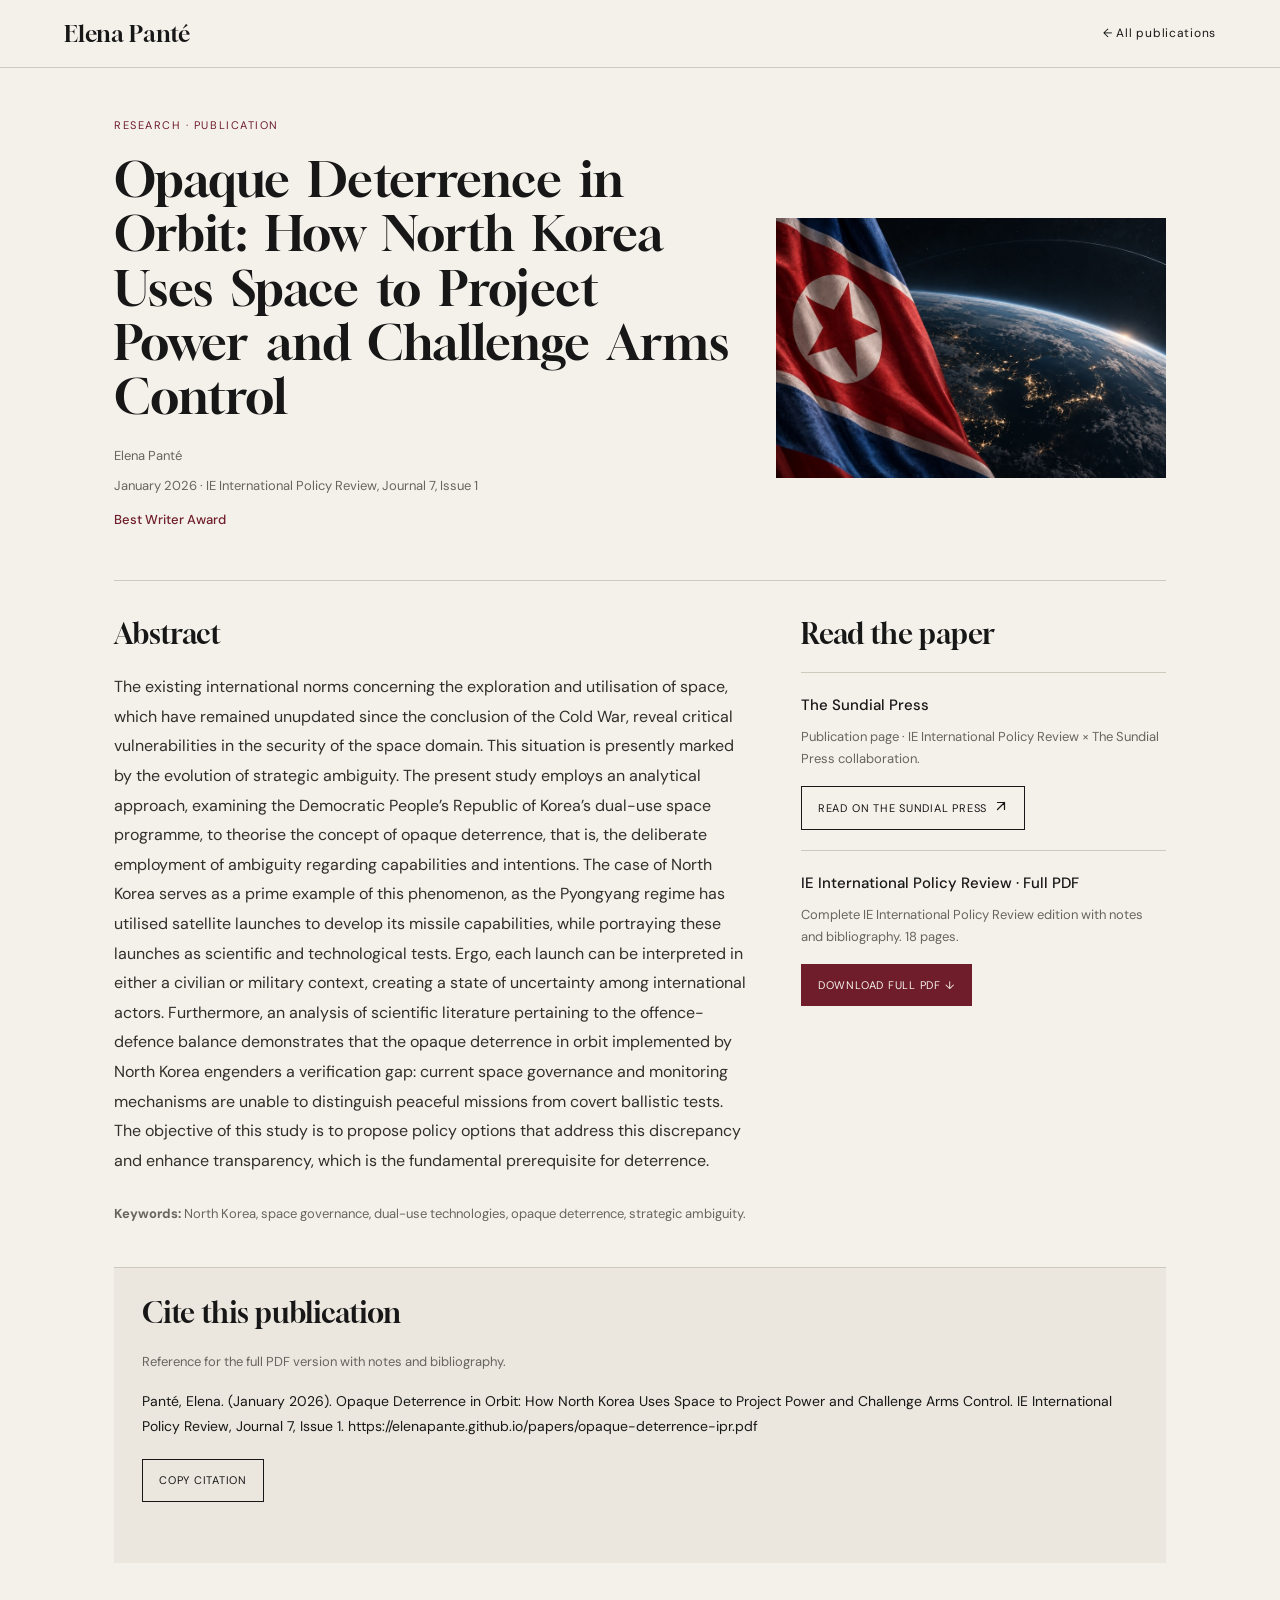
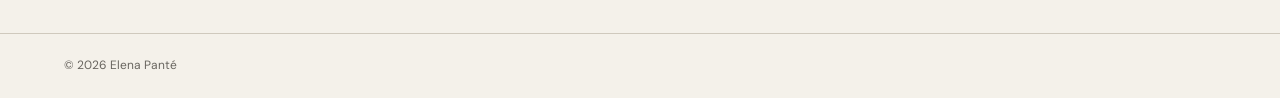
<file: research/opaque-deterrence-in-orbit/index.html>
<!doctype html><html lang="en"><head><meta charset="utf-8"><meta name="viewport" content="width=device-width,initial-scale=1"><title>Opaque Deterrence in Orbit | Elena Panté</title><meta name="description" content="North Korea’s dual-use space programme, strategic ambiguity and the verification gap in space governance. Abstract and full paper by Elena Panté."><link href="https://fonts.googleapis.com/css2?family=DM+Sans:wght@300;400;500;600&family=Gloock&display=swap" rel="stylesheet"><link rel="stylesheet" href="/research.css?v=3"><style>body{margin:0}</style>
<link rel="canonical" href="https://elenapante.github.io/research/opaque-deterrence-in-orbit/">
<meta property="og:type" content="article">
<meta property="og:site_name" content="Elena Panté">
<meta property="og:locale" content="en_GB">
<meta property="og:title" content="Opaque Deterrence in Orbit | Elena Panté">
<meta property="og:description" content="North Korea’s dual-use space programme, strategic ambiguity and the verification gap in space governance. Abstract and full paper by Elena Panté.">
<meta property="og:url" content="https://elenapante.github.io/research/opaque-deterrence-in-orbit/">
<meta property="og:image" content="https://elenapante.github.io/assets/opaque-deterrence-cover.jpg">
<meta property="og:image:type" content="image/jpeg">
<meta property="og:image:width" content="900">
<meta property="og:image:height" content="600">
<meta property="og:image:alt" content="North Korean flag above Earth with an orbital arc.">
<meta name="twitter:card" content="summary_large_image">
<meta name="twitter:title" content="Opaque Deterrence in Orbit | Elena Panté">
<meta name="twitter:description" content="North Korea’s dual-use space programme, strategic ambiguity and the verification gap in space governance. Abstract and full paper by Elena Panté.">
<meta name="twitter:image" content="https://elenapante.github.io/assets/opaque-deterrence-cover.jpg">
<meta name="twitter:image:alt" content="North Korean flag above Earth with an orbital arc.">

<link rel="icon" href="/favicon-ep.ico" sizes="16x16 32x32 48x48">
<link rel="icon" type="image/svg+xml" href="/favicon-ep.svg" sizes="any">
<link rel="apple-touch-icon" sizes="180x180" href="/apple-touch-icon-ep.png">
</head><body><div class="rp-page">
<nav class="rp-nav"><a class="rp-logo" href="../../index.html">Elena Panté</a><a class="rp-back" href="../../index.html#publications">← All publications</a></nav>
<main class="rp-main"><div class="rp-label">Research · Publication</div>
<header class="rp-heading"><div><h1>Opaque Deterrence in Orbit: How North Korea Uses Space to Project Power and Challenge Arms Control</h1><p class="rp-meta">Elena Panté</p><p class="rp-meta">January 2026 · IE International Policy Review, Journal 7, Issue 1</p><p class="rp-award">Best Writer Award</p></div><img class="rp-cover" src="../../assets/opaque-deterrence-cover.jpg" width="900" height="600" alt="Cover illustration for Opaque Deterrence in Orbit"></header>
<div class="rp-content"><section><h2>Abstract</h2><p class="rp-abstract">The existing international norms concerning the exploration and utilisation of space, which have remained unupdated since the conclusion of the Cold War, reveal critical vulnerabilities in the security of the space domain. This situation is presently marked by the evolution of strategic ambiguity. The present study employs an analytical approach, examining the Democratic People’s Republic of Korea’s dual-use space programme, to theorise the concept of opaque deterrence, that is, the deliberate employment of ambiguity regarding capabilities and intentions. The case of North Korea serves as a prime example of this phenomenon, as the Pyongyang regime has utilised satellite launches to develop its missile capabilities, while portraying these launches as scientific and technological tests. Ergo, each launch can be interpreted in either a civilian or military context, creating a state of uncertainty among international actors. Furthermore, an analysis of scientific literature pertaining to the offence-defence balance demonstrates that the opaque deterrence in orbit implemented by North Korea engenders a verification gap: current space governance and monitoring mechanisms are unable to distinguish peaceful missions from covert ballistic tests. The objective of this study is to propose policy options that address this discrepancy and enhance transparency, which is the fundamental prerequisite for deterrence.</p><p class="rp-keywords"><strong>Keywords:</strong> North Korea, space governance, dual-use technologies, opaque deterrence, strategic ambiguity.</p></section>
<aside aria-label="Available versions"><h2>Read the paper</h2><div class="rp-version"><h3>The Sundial Press</h3><p>Publication page · IE International Policy Review × The Sundial Press collaboration.</p><a class="rp-button" href="https://www.sundialpress.co/2026/04/18/opaque-deterrence-in-orbit-how-north-korea-uses-space-to-project-power-and-challenge-arms-control/" target="_blank" rel="noopener noreferrer">Read on The Sundial Press <svg xmlns="http://www.w3.org/2000/svg" width="14" height="14" viewBox="0 0 16 16" fill="none" stroke="currentColor" stroke-width="1.4" stroke-linecap="round" stroke-linejoin="round" aria-hidden="true" focusable="false" style="display:inline-block;vertical-align:-0.08em;margin-left:0.25em"><path d="M4 12 12 4M4 4h8v8"/></svg></a></div><div class="rp-version"><h3>IE International Policy Review · Full PDF</h3><p>Complete IE International Policy Review edition with notes and bibliography. 18 pages.</p><a class="rp-button rp-primary" href="../../papers/opaque-deterrence-ipr.pdf" download>Download full PDF ↓</a></div></aside></div>
<section class="rp-citation" aria-labelledby="citation-heading"><h2 id="citation-heading">Cite this publication</h2><p class="rp-citation-note">Reference for the full PDF version with notes and bibliography.</p><p id="citation-text" class="rp-citation-text">Panté, Elena. (January 2026). Opaque Deterrence in Orbit: How North Korea Uses Space to Project Power and Challenge Arms Control. IE International Policy Review, Journal 7, Issue 1. https://elenapante.github.io/papers/opaque-deterrence-ipr.pdf</p><button type="button" class="rp-button" id="copy-citation" hidden>Copy citation</button><p class="rp-copy-status" id="copy-status" role="status" aria-live="polite"></p></section>
</main>
<footer class="rp-footer">© 2026 Elena Panté</footer></div><script src="/citation.js?v=1" defer></script></body></html>
</file>
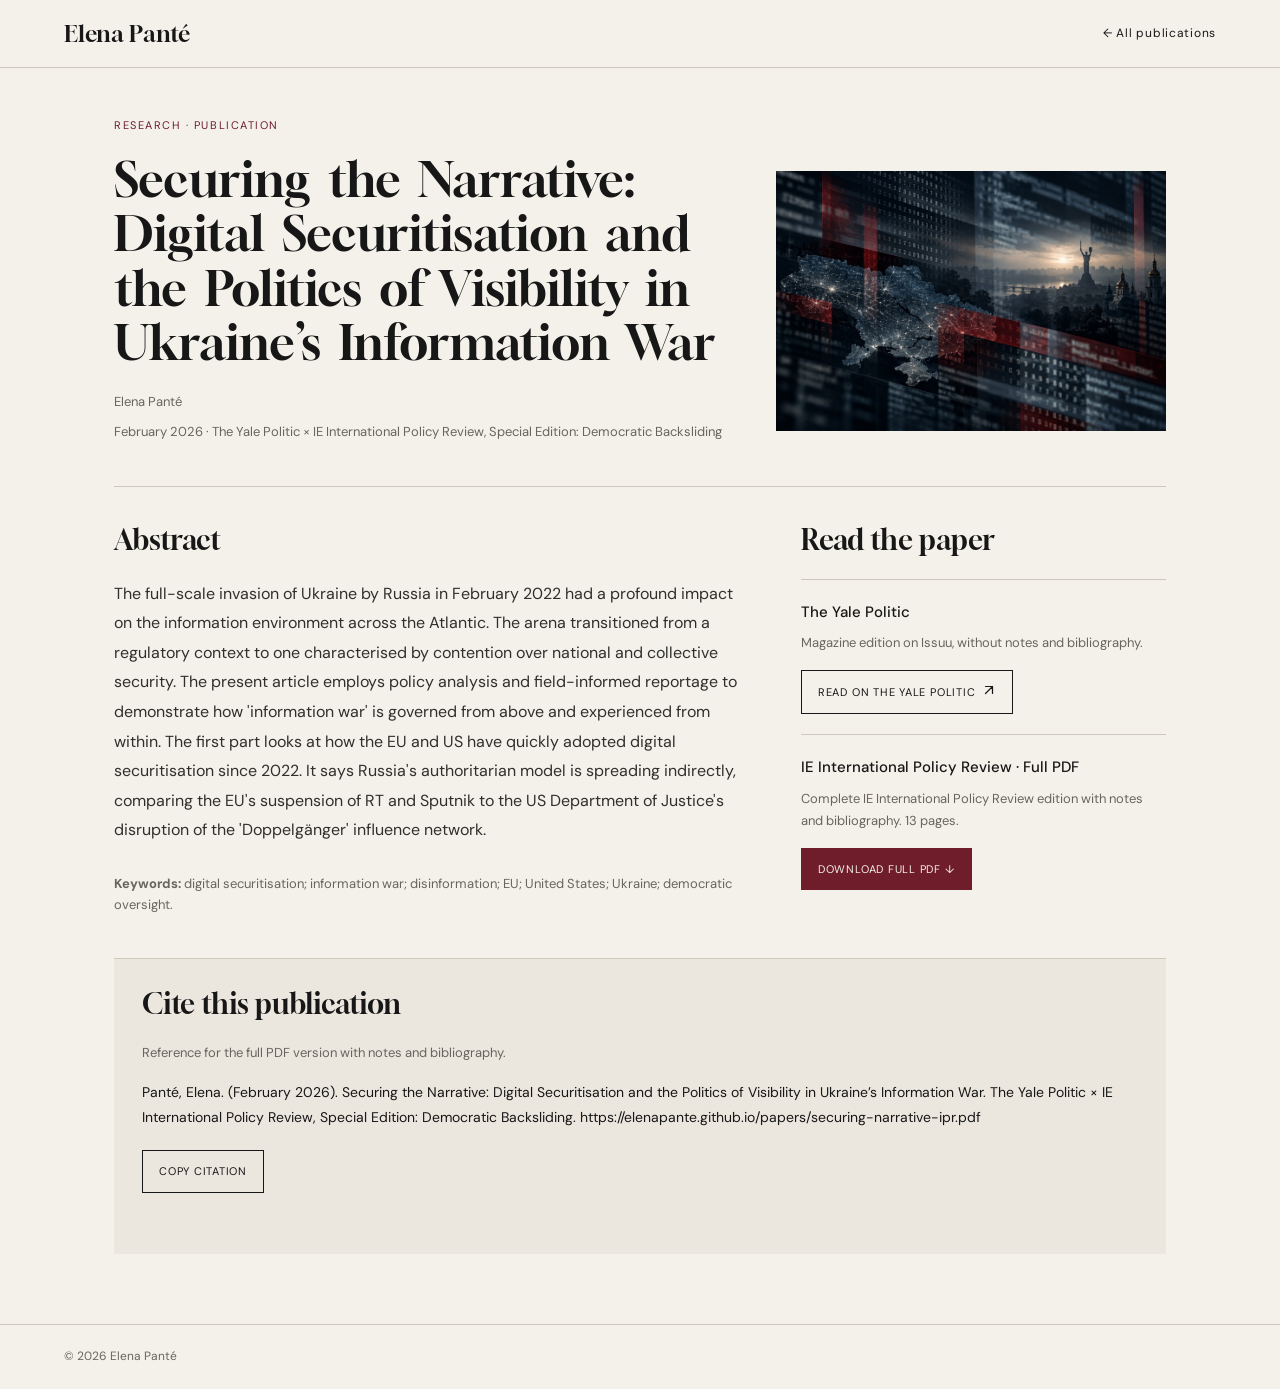
<file: research/securing-the-narrative/index.html>
<!doctype html><html lang="en"><head><meta charset="utf-8"><meta name="viewport" content="width=device-width,initial-scale=1"><title>Securing the Narrative | Elena Panté</title><meta name="description" content="Digital securitisation and information warfare after Russia’s invasion of Ukraine. Read the abstract, published article and full paper by Elena Panté."><link href="https://fonts.googleapis.com/css2?family=DM+Sans:wght@300;400;500;600&family=Gloock&display=swap" rel="stylesheet"><link rel="stylesheet" href="/research.css?v=3"><style>body{margin:0}</style>
<link rel="canonical" href="https://elenapante.github.io/research/securing-the-narrative/">
<meta property="og:type" content="article">
<meta property="og:site_name" content="Elena Panté">
<meta property="og:locale" content="en_GB">
<meta property="og:title" content="Securing the Narrative | Elena Panté">
<meta property="og:description" content="Digital securitisation and information warfare after Russia’s invasion of Ukraine. Read the abstract, published article and full paper by Elena Panté.">
<meta property="og:url" content="https://elenapante.github.io/research/securing-the-narrative/">
<meta property="og:image" content="https://elenapante.github.io/assets/securing-narrative-cover.jpg">
<meta property="og:image:type" content="image/jpeg">
<meta property="og:image:width" content="900">
<meta property="og:image:height" content="600">
<meta property="og:image:alt" content="Digital codes over Ukraine and an urban skyline with burgundy accents.">
<meta name="twitter:card" content="summary_large_image">
<meta name="twitter:title" content="Securing the Narrative | Elena Panté">
<meta name="twitter:description" content="Digital securitisation and information warfare after Russia’s invasion of Ukraine. Read the abstract, published article and full paper by Elena Panté.">
<meta name="twitter:image" content="https://elenapante.github.io/assets/securing-narrative-cover.jpg">
<meta name="twitter:image:alt" content="Digital codes over Ukraine and an urban skyline with burgundy accents.">

<link rel="icon" href="/favicon-ep.ico" sizes="16x16 32x32 48x48">
<link rel="icon" type="image/svg+xml" href="/favicon-ep.svg" sizes="any">
<link rel="apple-touch-icon" sizes="180x180" href="/apple-touch-icon-ep.png">
</head><body><div class="rp-page">
<nav class="rp-nav"><a class="rp-logo" href="../../index.html">Elena Panté</a><a class="rp-back" href="../../index.html#publications">← All publications</a></nav>
<main class="rp-main"><div class="rp-label">Research · Publication</div>
<header class="rp-heading"><div><h1>Securing the Narrative: Digital Securitisation and the Politics of Visibility in Ukraine’s Information War</h1><p class="rp-meta">Elena Panté</p><p class="rp-meta">February 2026 · The Yale Politic × IE International Policy Review, Special Edition: Democratic Backsliding</p></div><img class="rp-cover" src="../../assets/securing-narrative-cover.jpg" width="900" height="600" alt="Cover illustration for Securing the Narrative"></header>
<div class="rp-content"><section><h2>Abstract</h2><p class="rp-abstract">The full-scale invasion of Ukraine by Russia in February 2022 had a profound impact on the information environment across the Atlantic. The arena transitioned from a regulatory context to one characterised by contention over national and collective security. The present article employs policy analysis and field-informed reportage to demonstrate how &#x27;information war&#x27; is governed from above and experienced from within. The first part looks at how the EU and US have quickly adopted digital securitisation since 2022. It says Russia&#x27;s authoritarian model is spreading indirectly, comparing the EU&#x27;s suspension of RT and Sputnik to the US Department of Justice&#x27;s disruption of the &#x27;Doppelgänger&#x27; influence network.</p><p class="rp-keywords"><strong>Keywords:</strong> digital securitisation; information war; disinformation; EU; United States; Ukraine; democratic oversight.</p></section>
<aside aria-label="Available versions"><h2>Read the paper</h2><div class="rp-version"><h3>The Yale Politic</h3><p>Magazine edition on Issuu, without notes and bibliography.</p><a class="rp-button" href="https://issuu.com/theyalepolitic/docs/the_politic_2025_2026_special_edition_ie_universi/29" target="_blank" rel="noopener noreferrer">Read on The Yale Politic <svg xmlns="http://www.w3.org/2000/svg" width="14" height="14" viewBox="0 0 16 16" fill="none" stroke="currentColor" stroke-width="1.4" stroke-linecap="round" stroke-linejoin="round" aria-hidden="true" focusable="false" style="display:inline-block;vertical-align:-0.08em;margin-left:0.25em"><path d="M4 12 12 4M4 4h8v8"/></svg></a></div><div class="rp-version"><h3>IE International Policy Review · Full PDF</h3><p>Complete IE International Policy Review edition with notes and bibliography. 13 pages.</p><a class="rp-button rp-primary" href="../../papers/securing-narrative-ipr.pdf" download>Download full PDF ↓</a></div></aside></div>
<section class="rp-citation" aria-labelledby="citation-heading"><h2 id="citation-heading">Cite this publication</h2><p class="rp-citation-note">Reference for the full PDF version with notes and bibliography.</p><p id="citation-text" class="rp-citation-text">Panté, Elena. (February 2026). Securing the Narrative: Digital Securitisation and the Politics of Visibility in Ukraine’s Information War. The Yale Politic × IE International Policy Review, Special Edition: Democratic Backsliding. https://elenapante.github.io/papers/securing-narrative-ipr.pdf</p><button type="button" class="rp-button" id="copy-citation" hidden>Copy citation</button><p class="rp-copy-status" id="copy-status" role="status" aria-live="polite"></p></section>
</main>
<footer class="rp-footer">© 2026 Elena Panté</footer></div><script src="/citation.js?v=1" defer></script></body></html>
</file>
<file: research.css>
.rp-page{background:#f4f1ea;color:#171717;font-family:"DM Sans",sans-serif;line-height:1.65;container-type:inline-size}
.rp-page *{box-sizing:border-box}.rp-page a{color:inherit}.rp-nav{padding:20px 5%;border-bottom:1px solid #cfc9bd;display:flex;justify-content:space-between;align-items:center;gap:20px}.rp-logo{font:400 23px Gloock,Georgia,serif;text-decoration:none}.rp-back{font-size:12px;text-decoration:none;letter-spacing:.06em}.rp-main{max-width:1180px;padding:48px 5% 70px;margin:auto}.rp-label{color:#6f1d2b;letter-spacing:.14em;font-size:11px;text-transform:uppercase;margin-bottom:18px}.rp-heading{display:grid;grid-template-columns:1.6fr 1fr;gap:38px;align-items:center;padding-bottom:36px;border-bottom:1px solid #cfc9bd}.rp-page h1{font:400 clamp(29px,3.8cqw,48px)/1.13 Gloock,Georgia,serif;letter-spacing:0;word-spacing:.16em;margin:0 0 22px;color:#171717}.rp-meta{font-size:13px;color:#68655f;margin:8px 0}.rp-award{color:#6f1d2b;font-size:13px;font-weight:500}.rp-cover{display:block;width:100%;height:auto;aspect-ratio:3/2;object-fit:cover}.rp-content{display:grid;grid-template-columns:minmax(0,1.75fr) minmax(240px,1fr);gap:48px;padding-top:36px}.rp-page h2{font:400 28px/1.2 Gloock,Georgia,serif;margin:0 0 22px;color:#171717}.rp-abstract{font-size:16px;line-height:1.85;margin:0;color:#302f2c}.rp-keywords{font-size:13px;color:#68655f;margin:28px 0 0}.rp-version{border-top:1px solid #cfc9bd;padding:20px 0}.rp-version h3{font-size:15px;font-weight:500;margin:0 0 8px}.rp-version p{font-size:13px;line-height:1.7;color:#68655f;margin:0 0 16px}.rp-button{display:inline-block;max-width:100%;white-space:normal;padding:12px 16px;border:1px solid #171717;font:400 11px/1.5 "DM Sans",sans-serif;text-transform:uppercase;letter-spacing:.07em;text-decoration:none;background:transparent;color:#171717}.rp-button.rp-primary{background:#6f1d2b;border-color:#6f1d2b;color:#f4f1ea}.rp-footer{border-top:1px solid #cfc9bd;padding:22px 5%;font-size:12px;color:#68655f}@container(max-width:720px){.rp-heading,.rp-content{grid-template-columns:1fr;gap:28px}.rp-cover{max-width:420px}.rp-main{padding:30px 6% 40px}.rp-page h1{font-size:32px}.rp-abstract{font-size:16px}.rp-content{padding-top:28px}}

.rp-citation{margin-top:42px;padding:28px;background:#ebe7de;border-top:1px solid #cfc9bd}
.rp-citation-note{font-size:13px;color:#68655f;margin:0 0 16px}
.rp-citation-text{font-size:14px;line-height:1.8;overflow-wrap:anywhere;margin:0 0 20px;user-select:text}
.rp-button[hidden]{display:none}
button.rp-button{cursor:pointer}
.rp-button:focus-visible{outline:2px solid #6f1d2b;outline-offset:4px}
.rp-copy-status{font-size:13px;margin:12px 0 0;min-height:1.65em}
.rp-error{max-width:760px;min-height:65vh;padding-top:80px}
.rp-error p{max-width:540px}
.rp-error-actions{display:flex;gap:14px;flex-wrap:wrap;margin-top:28px}
@media(max-width:600px){.rp-citation{padding:22px 18px}.rp-error{padding-top:48px}}
</file>
